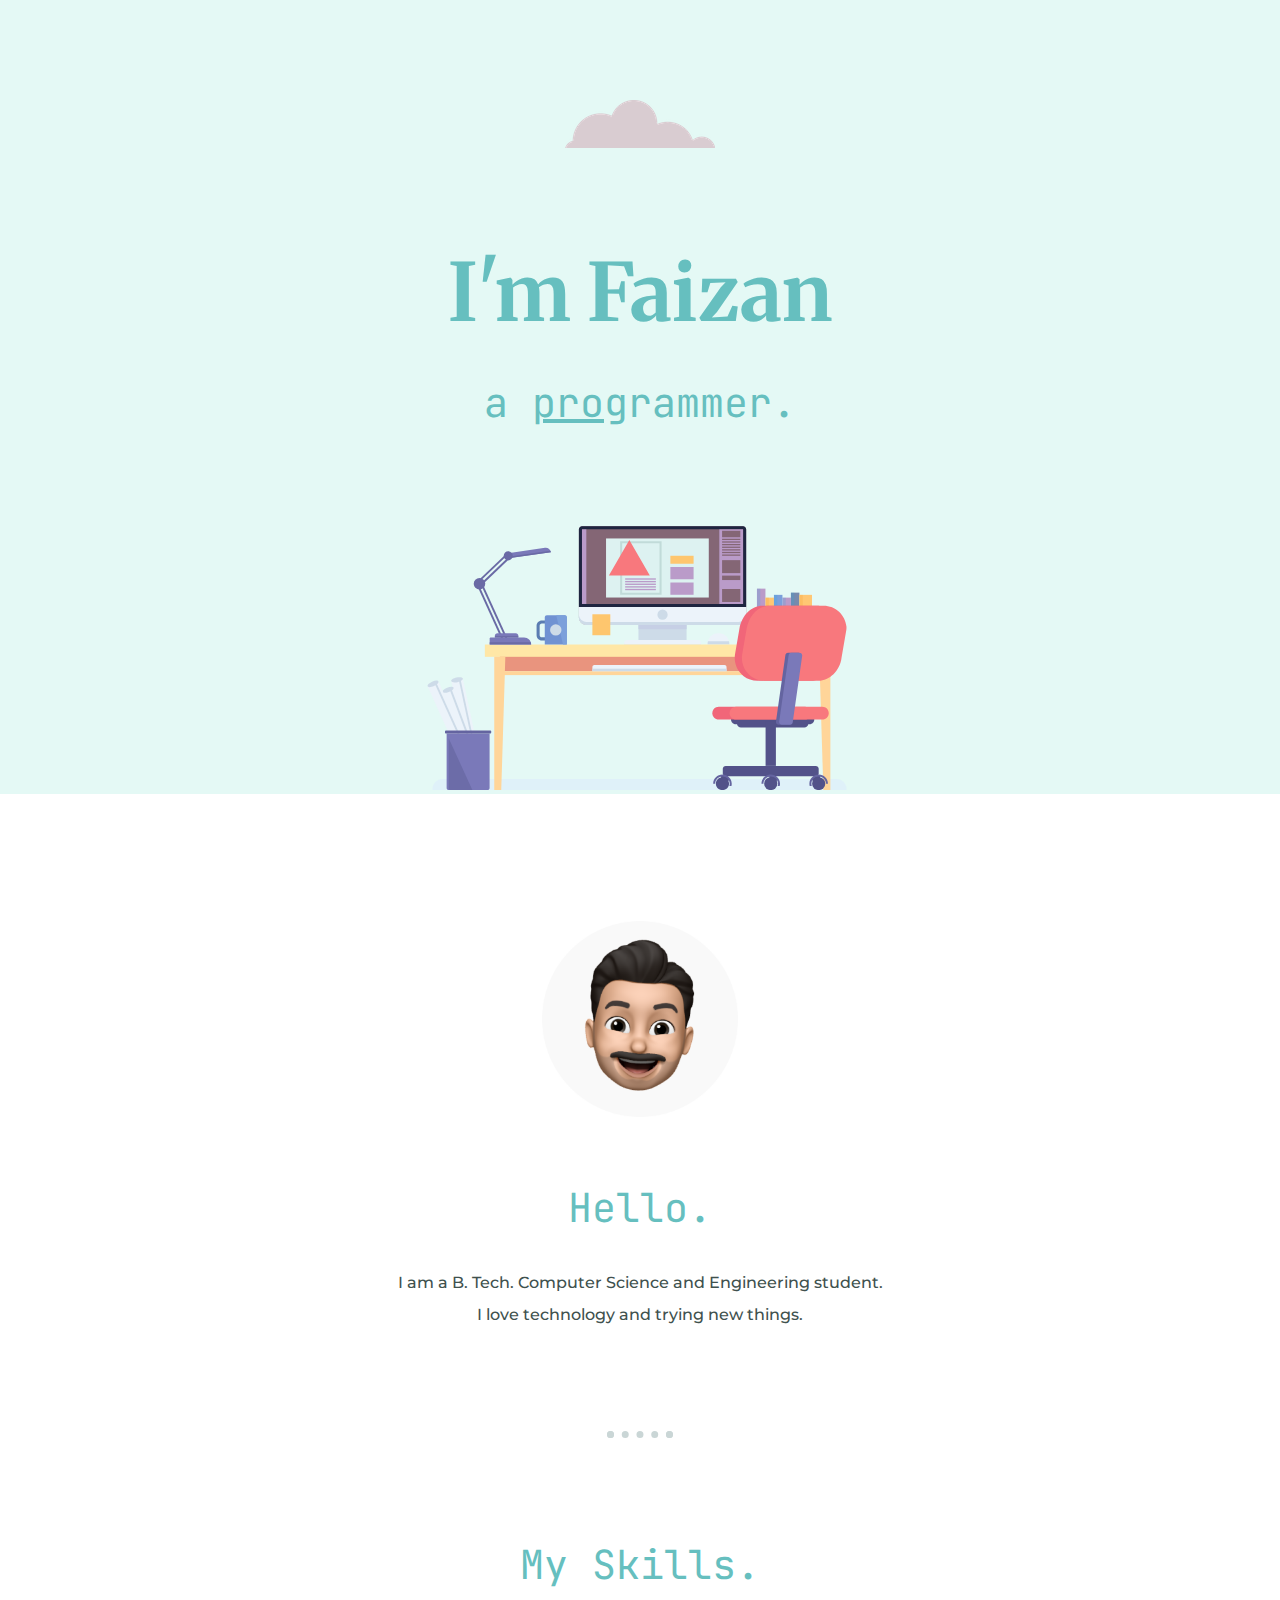
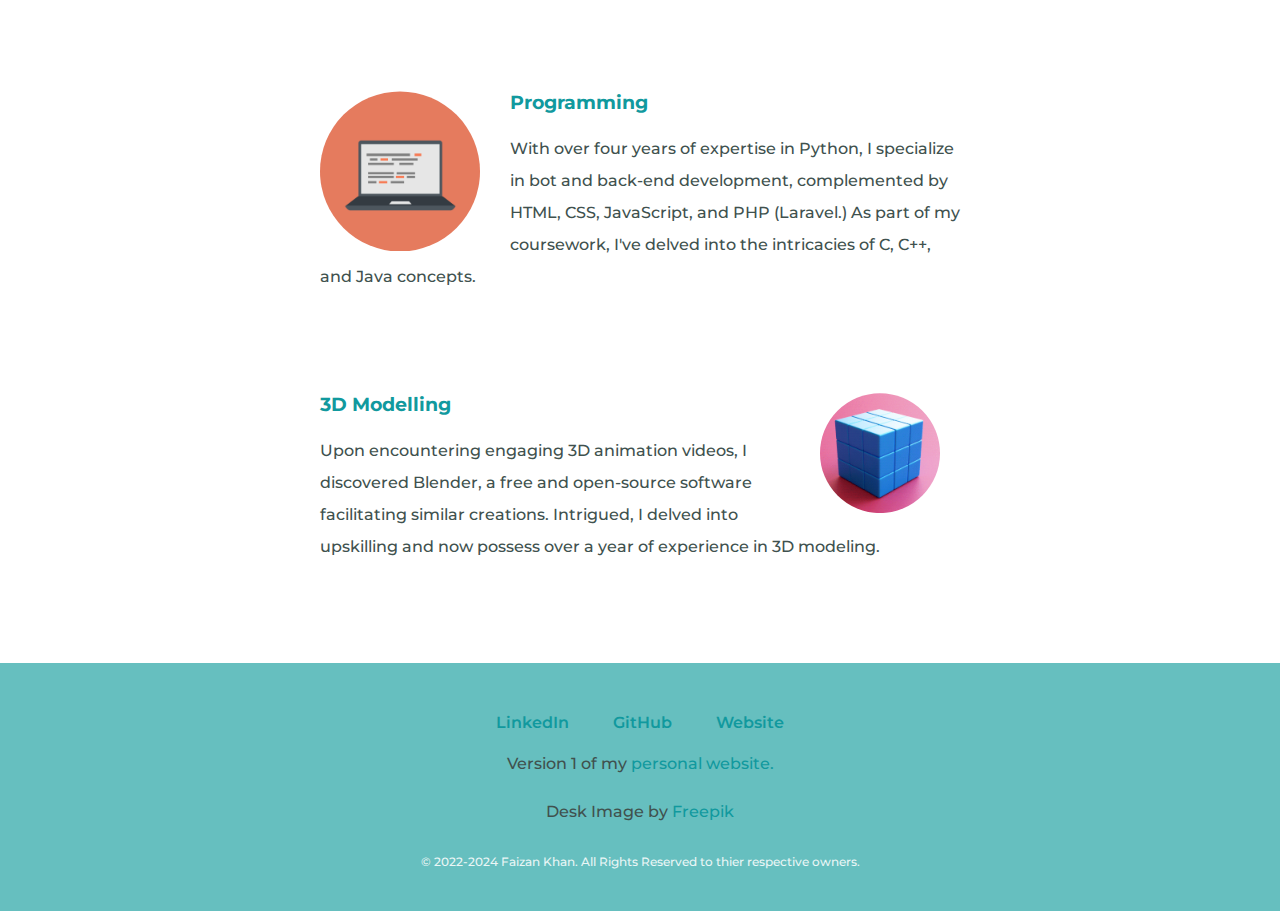
<file: index.html>
<!DOCTYPE html>
<html>
<head>
  <meta charset="utf-8">
  <meta name="viewport" content="width=device-width, initial-scale=1">
  <link rel="preconnect" href="https://fonts.googleapis.com">
  <link rel="preconnect" href="https://fonts.gstatic.com" crossorigin>
  <link href="https://fonts.googleapis.com/css2?family=JetBrains+Mono:wght@400;500;600&family=Merriweather:wght@400;700&family=Montserrat:wght@400;500;600&display=swap" rel="stylesheet">
  <link rel="shortcut icon" href="./favicon.ico">
  <link rel="apple-touch-icon" sizes="180x180" href="./images/apple-touch-icon.png">
  <link rel="icon" type="image/png" sizes="32x32" href="./images/favicon-32x32.png">
  <link rel="icon" type="image/png" sizes="16x16" href="./images/favicon-16x16.png">
  <link rel="manifest" href="./site.webmanifest">
  <link rel="mask-icon" href="./images/safari-pinned-tab.svg" color="#4e585b">
  <meta name="msapplication-TileColor" content="#da532c">
  <meta name="theme-color" content="#ffffff">
  <meta property="og:title" content="Faizan Khan">
  <meta property="og:description" content="Computer Science and Engineering student | Programmer">
  <meta property="og:image" content="https://github.com/ATOMICMAN007/home/blob/415f51f09c3a5d5462c07f5ad06a9be78d5e60a8/images/Faizan%20Khan%20Link%20Preview%20Banner.png">
  <meta property="og:url" content="https://atomicman007.github.io/home/">
  <meta property="og:type" content="website">
  <meta property="og:site_name" content="Faizan Khan's Personal Website">
  <meta name="twitter:card" content="summary_large_image">
  <meta name="twitter:title" content="Faizan Khan">
  <meta name="twitter:description" content="Computer Science and Engineering student | Programmer">
  <meta name="twitter:image" content="https://github.com/ATOMICMAN007/home/blob/415f51f09c3a5d5462c07f5ad06a9be78d5e60a8/images/Faizan%20Khan%20Link%20Preview%20Banner.png">
  <meta name="twitter:url" content="https://atomicman007.github.io/home/">
  <link rel="canonical" href="https://atomicman007.github.io/home/">

  <link rel="stylesheet" type="text/css" href="./css/styles.css">
  <title>Faizan Khan | Student</title>
</head>
<body>
  <div class="top-container">
    <img class="cloud" src="./images/cloud.png" alt="cloud-img">
    <div class="texts">
      <h1>I'm Faizan</h1>
      <h2>a <span class="pro">pro</span>grammer.</h2>
    </div>
    <img class="desk" src="./images/computer-desk.svg" alt="mountain-img">
  </div>

  <div class="middle-container">
    <div class="profile">
      <img class="profile-img" src="./images/Faizan.png" alt="Faizan's avatar image">
      <h2>Hello.</h2>
      <p>I am a B. Tech. Computer Science and Engineering student.<br>I love technology and trying new things.</p>
    </div>
    <hr>
    <div class="skills">
      <h2>My Skills.</h2>
      <div class="skill-row">
        <img class="skill-1" src="./images/computer.png" alt="Computer Image">
        <h3>Programming</h3>
        <p>With over four years of expertise in Python, I specialize in bot and back-end development, complemented by HTML, CSS, JavaScript, and PHP (Laravel.) As part of my coursework, I've delved into the intricacies of C, C++, and Java concepts.</p>
      </div>
      <div class="skill-row">
        <img class="skill-2" src="./images/cube-animation.gif" alt="3d Cube Animated GIF">
        <h3>3D Modelling</h3>
        <p>Upon encountering engaging 3D animation videos, I discovered Blender, a free and open-source software facilitating similar creations. Intrigued, I delved into upskilling and now possess over a year of experience in 3D modeling.</p>
      </div>
    </div>
  </div>


  <div class="bottom-container">
    <a class="footer-link" href="https://www.linkedin.com/in/faizankhan007/">LinkedIn</a>
    <a class="footer-link" href="https://github.com/ATOMICMAN007">GitHub</a>
    <a class="footer-link" href="https://atomicman0007.github.io/home">Website</a>
    <p class="attribution">Version 1 of my <a href="https://atomicman007.github.io/home/v1/">personal website.</a></p>
    <p class="attribution">Desk Image by <a href="https://www.freepik.com/free-vector/graphic-designer-workplace_4247432.htm#fromView=search&term=computer+desk&page=1&position=3&track=ais&regularType=vector&uuid=f192c092-7b1a-4fa0-93af-5c7812086fd2">Freepik</a></p>
    <p class="copyright">© 2022-2024 Faizan Khan. All Rights Reserved to thier respective owners.</p>
  </div>

</body>
</html>
</file>
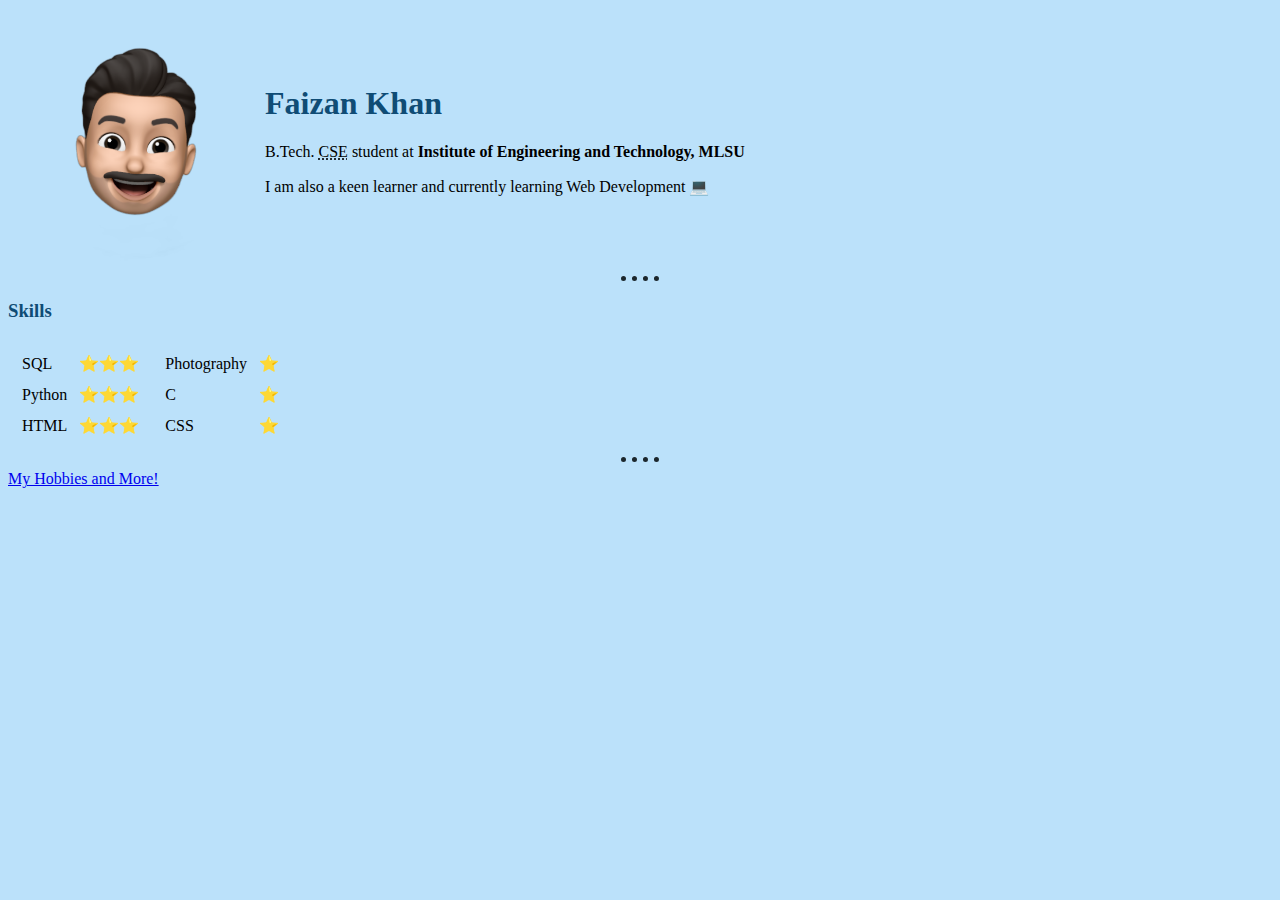
<file: v1/index.html>
<!DOCTYPE html>
<html>

<head>
  <meta charset="utf-8">
  <meta name="viewport" content="width=device-width, initial-scale=1">
  <link rel="stylesheet" type="text/css" href="./css/styles.css">

  <!-- GENERATED (CHECK README) -->
  <link rel="shortcut icon" href="./favicon.ico">
  <link rel="apple-touch-icon" sizes="180x180" href="./img/apple-touch-icon.png">
  <link rel="icon" type="image/png" sizes="32x32" href="./img/favicon-32x32.png">
  <link rel="icon" type="image/png" sizes="16x16" href="./img/favicon-16x16.png">
  <link rel="manifest" href="./site.webmanifest">
  <link rel="mask-icon" href="./img/safari-pinned-tab.svg" color="#4e585b">
  <meta name="msapplication-TileColor" content="#da532c">
  <meta name="theme-color" content="#ffffff">
  <!-- - -->

  <title>Home | ATOMICMAN</title>
</head>

<body>
  <table>
    <tr>
      <td>
        <img id="profile-pic" src="./img/Faizan_Avatar_Removed_Background.png" alt="Faizan Khan profile picture">
      </td>
      <td>
        <h1>Faizan Khan</h1>
        <p>B.Tech. <abbr title="Computer Science and Engineering">CSE</abbr> student at <strong>Institute of Engineering and Technology, MLSU</strong></p>
        <p>I am also a keen learner and currently learning Web Development 💻</p>
      </td>
    </tr>
  </table>
  <hr>
  <h3>Skills</h3>
  <table>
    <tr>
      <td>
        <table cellspacing="10">
          <tr>
            <td>SQL</td>
            <td>⭐⭐⭐</td>
          </tr>
          <tr>
            <td>Python</td>
            <td>⭐⭐⭐</td>
          </tr>
          <tr>
            <td>HTML</td>
            <td>⭐⭐⭐</td>
          </tr>
        </table>
      </td>

      <td>
        <table cellspacing="10">
          <tr>
            <td>Photography</td>
            <td>⭐</td>
          </tr>
          <tr>
            <td>C</td>
            <td>⭐</td>
          </tr>
          <tr>
            <td>CSS</td>
            <td>⭐</td>
          </tr>
        </table>
      </td>
    </tr>
  </table>
  <hr>
  <a href="./hobbies.html">My Hobbies and More!</a>
</body>

</html>
</file>
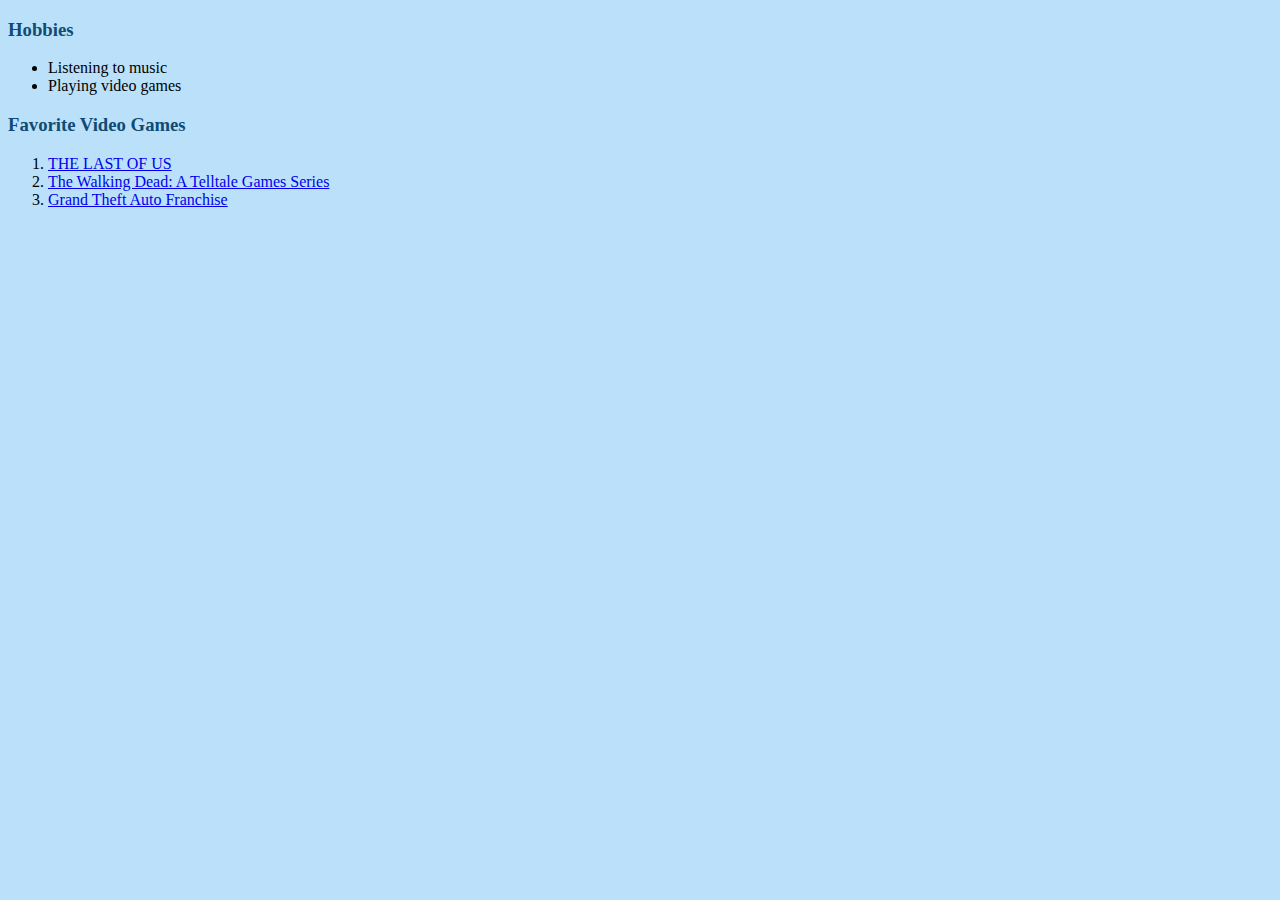
<file: v1/hobbies.html>
<!DOCTYPE html>
<html>

<head>
  <meta charset="utf-8">
  <meta name="viewport" content="width=device-width, initial-scale=1">
  <link rel="stylesheet" type="text/css" href="./css/styles.css">
  <!-- GENERATED (CHECK README) -->
  <link rel="shortcut icon" href="./favicon.ico">
  <link rel="apple-touch-icon" sizes="180x180" href="./img/apple-touch-icon.png">
  <link rel="icon" type="image/png" sizes="32x32" href="./img/favicon-32x32.png">
  <link rel="icon" type="image/png" sizes="16x16" href="./img/favicon-16x16.png">
  <link rel="manifest" href="./site.webmanifest">
  <link rel="mask-icon" href="./img/safari-pinned-tab.svg" color="#4e585b">
  <meta name="msapplication-TileColor" content="#da532c">
  <meta name="theme-color" content="#ffffff">
  <!-- - -->
  <title>Hobbies and more</title>
</head>

<body>
  <h3>Hobbies</h3>
  <ul>
    <li>Listening to music</li>
    <li>Playing video games</li>
  </ul>
  <h3>Favorite Video Games</h3>
  <ol>
    <li><a href="https://en.wikipedia.org/wiki/The_Last_of_Us">THE LAST OF US</a></li>
    <li><a href="https://en.wikipedia.org/wiki/The_Walking_Dead_(video_game)">The Walking Dead: A Telltale Games Series</a></li>
    <li><a href="https://en.wikipedia.org/wiki/Grand_Theft_Auto">Grand Theft Auto Franchise</a></li>
  </ol>
</body>

</html>
</file>
<file: css/styles.css>
body {
	color: #40514E;
	margin: 0;
	text-align: center;
	font-family: 'Montserrat', sans-serif;
	font-weight: 500;
}

h1 {
	color: #66BFBF;
	font-family: 'Merriweather', serif;
	font-size: 5rem;
	margin: 90px auto 0 auto;
}

h2 {
	color: #66BFBF;
	font-family: "JetBrains Mono", monospace;
	font-size: 2.5rem;
	font-weight: normal;
}

h3 {
	color: #11999E;
}

a {
	color: #11999E;
	text-decoration: none;
}

a:hover {
	color: #EAF6F6;
}

p {
	line-height: 2;
}

hr {
	margin: 100px auto;
	border: dotted #CAD6D6 7px;
	border-bottom: none;
	width: 4%;
}

.pro {
	text-decoration: underline;
}


.top-container {
	background-color: #E4F9F5;
	position: relative;
	padding-top: 100px;
}

.lower-cloud {
	position: absolute;
	left: 500px;
	bottom: 25vw;
}

.desk {
	width: 40%;
}

@media only screen and (max-width: 600px) {
	.desk {
		width: 70%;
	}
}

.middle-container {
	margin: 100px 0;
}

.profile {
	width: 40%;
	margin: auto;
}

@media only screen and (max-width: 600px) {
	.profile {
		width: 70%;
	}
}

.profile-img {
	max-width: 250px;
	padding: 0;
	margin: 0 -100%;
}

.skill-row {
	margin: 100px auto;
	text-align: left;
	width: 50%;
}

.skill-1 {
	clip-path: circle();
	float: left;
	margin-right: 30px;
	width: 25%;
}

.skill-2 {
	clip-path: circle();
	float: right;
	margin-left: 30px;
	width: 25%;
}

@media only screen and (max-width: 600px) {
	.skill-row {
		width: 70%;
	}

	.skill-1,.skill-2 {
		float: none;
		margin: auto;
		text-align: left;
		width: 50%;
	}
}

.contact-me-para {
	margin: 1rem auto 3.5rem;
	max-width: 80%;
}

.btn {
	background: #11cdd4;
	background-image: -webkit-linear-gradient(top, #11cdd4, #11999e);
	background-image: -moz-linear-gradient(top, #11cdd4, #11999e);
	background-image: -ms-linear-gradient(top, #11cdd4, #11999e);
	background-image: -o-linear-gradient(top, #11cdd4, #11999e);
	background-image: linear-gradient(to bottom, #11cdd4, #11999e);
	-webkit-border-radius: 8;
	-moz-border-radius: 8;
	border-radius: 8px;
	font-weight: 500;
	color: #ffffff;
	font-size: 20px;
	padding: 10px 20px 10px 20px;
	text-decoration: none;
}

.btn:hover {
	background: #30e3cb;
	background-image: -webkit-linear-gradient(top, #30e3cb, #2bc4ad);
	background-image: -moz-linear-gradient(top, #30e3cb, #2bc4ad);
	background-image: -ms-linear-gradient(top, #30e3cb, #2bc4ad);
	background-image: -o-linear-gradient(top, #30e3cb, #2bc4ad);
	background-image: linear-gradient(to bottom, #30e3cb, #2bc4ad);
	text-decoration: none;
}

.bottom-container {
	background-color: #66BFBF;
	padding: 50px 0 15px;
}

.footer-link {
	font-weight: 600;
	margin: 20px 20px;
}

.attribution {
	margin-bottom: 0;
}

.copyright {
	color: #EAF6F6;
	font-size: 0.75rem;
	padding: 10px 0;
}
</file>
<file: v1/css/styles.css>
body {
  background-color: #BBE1FA;
}

hr {
  border-style: dotted none none;
  border-color: #1B262C;
  border-width: 5px;
  width: 3%;
}

h1, h3 {
  color: #0F4C75;
}

#profile-pic {
  max-width: 250px;
}
</file>
